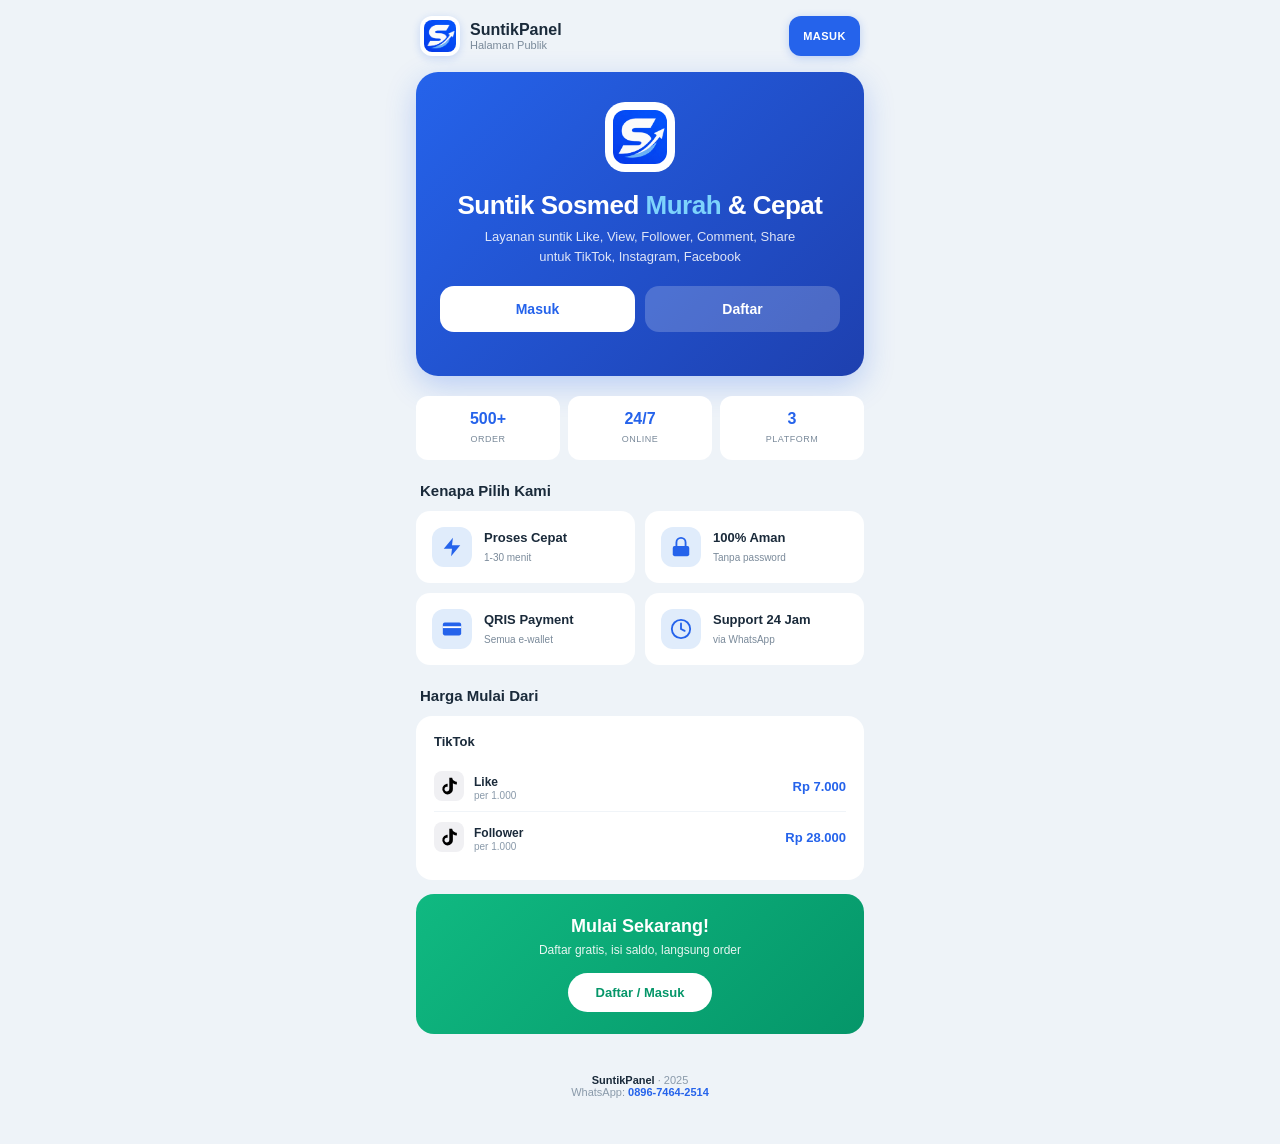
<file: public/landing.html>
<!DOCTYPE html>
<html lang="id">
<head>
<meta charset="UTF-8">
<meta name="viewport" content="width=device-width, initial-scale=1.0">
<title>SuntikPanel - Suntik Sosmed Murah & Cepat</title>
<link rel="stylesheet" href="style.css">
<style>
body { background: #eef3f8; }
.landing-hero { background: linear-gradient(135deg, #2563eb 0%, #1e40af 100%); border-radius: 22px; padding: 30px 24px; color: #fff; text-align: center; margin-bottom: 20px; box-shadow: 0 10px 30px rgba(37,99,235,.25); }
.landing-hero .logo-big { width: 70px; height: 70px; background: #fff; border-radius: 20px; margin: 0 auto 14px; object-fit: contain; padding: 8px; }
.landing-hero h1 { font-size: 26px; font-weight: 800; margin-bottom: 6px; letter-spacing: -.5px; }
.landing-hero h1 span { color: #7dd3fc; }
.landing-hero p { font-size: 13px; opacity: .85; margin-bottom: 20px; line-height: 1.5; }
.cta-row { display: flex; gap: 10px; margin-bottom: 14px; }
.btn-cta { flex: 1; padding: 15px; border-radius: 14px; text-decoration: none; font-weight: 800; font-size: 14px; text-align: center; }
.btn-cta-primary { background: #fff; color: #2563eb; }
.btn-cta-secondary { background: rgba(255,255,255,.2); color: #fff; }
.section-h { font-size: 15px; font-weight: 800; margin: 22px 4px 12px; color: #1a2a3a; }
.fitur-4 { display: grid; grid-template-columns: 1fr 1fr; gap: 10px; margin-bottom: 14px; }
.fitur-item { background: #fff; border-radius: 14px; padding: 16px; display: flex; gap: 12px; align-items: center; }
.fitur-item .fi-icon { width: 40px; height: 40px; background: #e0ecfb; border-radius: 12px; display: flex; align-items: center; justify-content: center; flex-shrink: 0; }
.fitur-item .fi-icon svg { width: 22px; height: 22px; }
.fitur-item b { display: block; font-size: 13px; font-weight: 800; color: #1a2a3a; margin-bottom: 2px; }
.fitur-item small { font-size: 10px; color: #7a8a9a; }
.preview-harga { background: #fff; border-radius: 16px; padding: 18px; margin-bottom: 14px; }
.preview-harga h4 { font-size: 13px; font-weight: 800; margin-bottom: 12px; color: #1a2a3a; }
.preview-row { display: flex; justify-content: space-between; align-items: center; padding: 10px 0; border-bottom: 1px solid #f0f4f8; }
.preview-row:last-child { border-bottom: none; }
.preview-row .left { display: flex; align-items: center; gap: 10px; }
.preview-row .left b { font-size: 12px; font-weight: 700; color: #1a2a3a; }
.preview-row .left small { display: block; font-size: 10px; color: #8a9aaa; }
.preview-row .right { font-size: 13px; font-weight: 800; color: #2563eb; }
.p-icon-sm { width: 30px; height: 30px; border-radius: 8px; display: flex; align-items: center; justify-content: center; padding: 5px; }
.p-icon-sm svg { width: 100%; height: 100%; }
.trust-row { display: grid; grid-template-columns: 1fr 1fr 1fr; gap: 8px; margin-bottom: 16px; }
.trust-item { background: #fff; border-radius: 12px; padding: 14px 8px; text-align: center; }
.trust-item b { display: block; font-size: 16px; font-weight: 800; color: #2563eb; }
.trust-item small { font-size: 9px; color: #7a8a9a; letter-spacing: .5px; }
.cta-bottom { background: linear-gradient(135deg, #10b981 0%, #059669 100%); border-radius: 18px; padding: 22px; text-align: center; color: #fff; margin-bottom: 16px; }
.cta-bottom h3 { font-size: 18px; font-weight: 800; margin-bottom: 6px; }
.cta-bottom p { font-size: 12px; opacity: .9; margin-bottom: 16px; }
.cta-bottom a { display: inline-block; background: #fff; color: #059669; padding: 12px 28px; border-radius: 24px; text-decoration: none; font-weight: 800; font-size: 13px; }
</style>
</head>
<body>

<div class="top-header">
  <div class="brand">
    <img src="logo.png" class="logo-img" alt="Logo" onerror="this.style.display='none'">
    <div class="brand-text">
      <h1>SuntikPanel</h1>
      <small>Halaman Publik</small>
    </div>
  </div>
  <div class="header-actions">
    <a href="/login.html" class="btn-menu">MASUK</a>
  </div>
</div>

<div class="landing-hero">
  <img src="logo.png" class="logo-big" alt="SuntikPanel" onerror="this.style.display='none'">
  <h1>Suntik Sosmed <span>Murah</span> & Cepat</h1>
  <p>Layanan suntik Like, View, Follower, Comment, Share<br>untuk TikTok, Instagram, Facebook</p>
  <div class="cta-row">
    <a href="/login.html" class="btn-cta btn-cta-primary">Masuk</a>
    <a href="/login.html#register" class="btn-cta btn-cta-secondary">Daftar</a>
  </div>
</div>

<div class="trust-row">
  <div class="trust-item"><b>500+</b><small>ORDER</small></div>
  <div class="trust-item"><b>24/7</b><small>ONLINE</small></div>
  <div class="trust-item"><b>3</b><small>PLATFORM</small></div>
</div>

<div class="section-h">Kenapa Pilih Kami</div>

<div class="fitur-4">
  <div class="fitur-item"><div class="fi-icon"><svg viewBox="0 0 24 24"><polygon points="13 2 3 14 12 14 11 22 21 10 12 10 13 2" fill="#2563eb"/></svg></div><div><b>Proses Cepat</b><small>1-30 menit</small></div></div>
  <div class="fitur-item"><div class="fi-icon"><svg viewBox="0 0 24 24"><rect x="3" y="11" width="18" height="11" rx="2" fill="#2563eb"/><path d="M7 11V7a5 5 0 0 1 10 0v4" stroke="#2563eb" stroke-width="2" fill="none"/></svg></div><div><b>100% Aman</b><small>Tanpa password</small></div></div>
  <div class="fitur-item"><div class="fi-icon"><svg viewBox="0 0 24 24"><rect x="2" y="5" width="20" height="14" rx="2" fill="#2563eb"/><line x1="2" y1="10" x2="22" y2="10" stroke="#fff" stroke-width="2"/></svg></div><div><b>QRIS Payment</b><small>Semua e-wallet</small></div></div>
  <div class="fitur-item"><div class="fi-icon"><svg viewBox="0 0 24 24"><circle cx="12" cy="12" r="10" fill="none" stroke="#2563eb" stroke-width="2"/><path d="M12 6v6l4 2" stroke="#2563eb" stroke-width="2" fill="none" stroke-linecap="round"/></svg></div><div><b>Support 24 Jam</b><small>via WhatsApp</small></div></div>
</div>

<div class="section-h">Harga Mulai Dari</div>

<div class="preview-harga">
  <h4>TikTok</h4>
  <div class="preview-row">
    <div class="left"><div class="p-icon-sm" style="background:#f0f0f3"><svg viewBox="0 0 24 24"><path d="M19.59 6.69a4.83 4.83 0 0 1-3.77-4.25V2h-3.45v13.67a2.89 2.89 0 0 1-5.2 1.74 2.89 2.89 0 0 1 2.31-4.64 2.93 2.93 0 0 1 .88.13V9.4a6.84 6.84 0 0 0-1-.05A6.33 6.33 0 0 0 5.8 20.1a6.34 6.34 0 0 0 10.86-4.43V8.69a8.16 8.16 0 0 0 4.77 1.52v-3.4a4.85 4.85 0 0 1-1.84-.12z" fill="#000"/></svg></div><div><b>Like</b><small>per 1.000</small></div></div>
    <div class="right">Rp 7.000</div>
  </div>
  <div class="preview-row">
    <div class="left"><div class="p-icon-sm" style="background:#f0f0f3"><svg viewBox="0 0 24 24"><path d="M19.59 6.69a4.83 4.83 0 0 1-3.77-4.25V2h-3.45v13.67a2.89 2.89 0 0 1-5.2 1.74 2.89 2.89 0 0 1 2.31-4.64 2.93 2.93 0 0 1 .88.13V9.4a6.84 6.84 0 0 0-1-.05A6.33 6.33 0 0 0 5.8 20.1a6.34 6.34 0 0 0 10.86-4.43V8.69a8.16 8.16 0 0 0 4.77 1.52v-3.4a4.85 4.85 0 0 1-1.84-.12z" fill="#000"/></svg></div><div><b>Follower</b><small>per 1.000</small></div></div>
    <div class="right">Rp 28.000</div>
  </div>
</div>

<div class="cta-bottom">
  <h3>Mulai Sekarang!</h3>
  <p>Daftar gratis, isi saldo, langsung order</p>
  <a href="/login.html">Daftar / Masuk</a>
</div>

<div class="footer">
  <p><b>SuntikPanel</b> &middot; 2025</p>
  <p>WhatsApp: <a href="https://wa.me/6289674642514">0896-7464-2514</a></p>
</div>

</body>
</html>
</file>
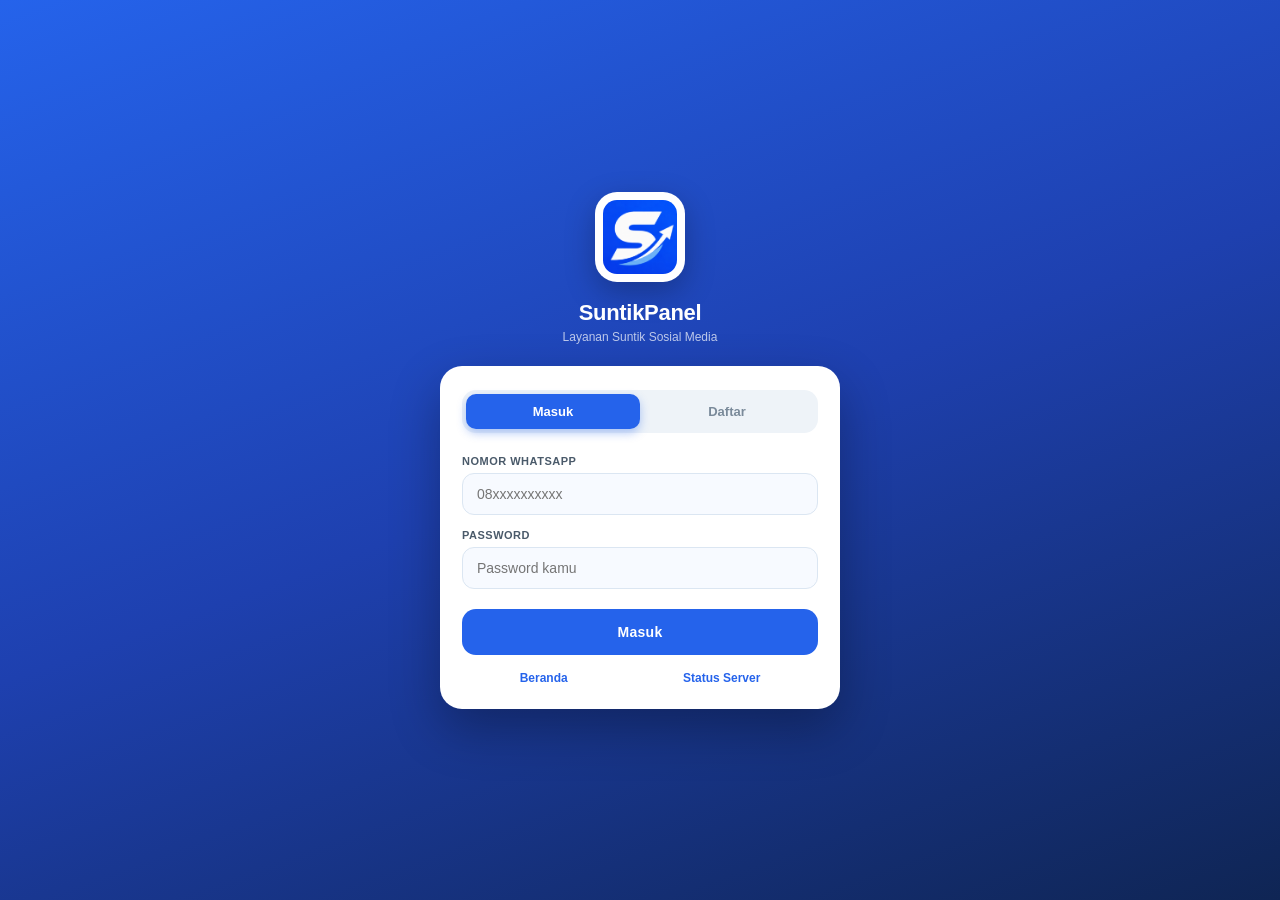
<file: public/login.html>
<!DOCTYPE html>
<html lang="id">
<head>
<meta charset="UTF-8">
<meta name="viewport" content="width=device-width, initial-scale=1.0">
<title>Masuk - SuntikPanel</title>
<style>
* { margin:0; padding:0; box-sizing:border-box; font-family:-apple-system,'Segoe UI',Roboto,sans-serif; }
body {
  background: linear-gradient(160deg, #2563eb 0%, #1e40af 50%, #0f2554 100%);
  min-height: 100vh; display: flex; align-items: center; justify-content: center; padding: 20px;
}
.login-wrap { width: 100%; max-width: 400px; }
.login-logo { text-align: center; margin-bottom: 22px; }
.login-logo img {
  width: 90px; height: 90px; border-radius: 22px;
  background: #fff; padding: 8px;
  box-shadow: 0 10px 30px rgba(0,0,0,.25);
}
.login-logo h1 {
  color: #fff; font-size: 22px; font-weight: 800;
  margin-top: 14px; letter-spacing: -.3px;
}
.login-logo p { color: rgba(255,255,255,.7); font-size: 12px; margin-top: 4px; }
.login-card {
  background: #fff; border-radius: 22px; padding: 24px 22px;
  box-shadow: 0 20px 50px rgba(0,0,0,.3);
}
.tab-row {
  display: flex; background: #eef3f8; border-radius: 14px;
  padding: 4px; margin-bottom: 22px;
}
.tab {
  flex: 1; text-align: center; padding: 10px;
  font-size: 13px; font-weight: 800; color: #7a8a9a;
  border-radius: 10px; cursor: pointer; transition: all .2s;
}
.tab.active {
  background: #2563eb; color: #fff;
  box-shadow: 0 4px 10px rgba(37,99,235,.35);
}
.tab-content { display: none; }
.tab-content.active { display: block; }
.form-row { margin-bottom: 14px; }
.form-row label {
  display: block; font-size: 11px; color: #4a5a6a;
  font-weight: 700; text-transform: uppercase;
  letter-spacing: .5px; margin-bottom: 6px;
}
.form-row input {
  width: 100%; padding: 12px 14px; border-radius: 12px;
  border: 1.5px solid #dbe6f2; background: #f7faff;
  color: #1a2a3a; font-size: 14px;
}
.form-row input:focus { outline: none; border-color: #2563eb; background: #fff; }
.btn-login {
  width: 100%; padding: 15px; background: #2563eb; color: #fff;
  border: none; border-radius: 14px; font-weight: 800;
  font-size: 14px; cursor: pointer; margin-top: 6px; letter-spacing: .3px;
}
.btn-login:hover { background: #1e40af; }
.btn-login:disabled { opacity: .6; cursor: not-allowed; }
.msg {
  font-size: 12px; padding: 10px 14px; border-radius: 10px;
  margin-bottom: 14px; display: none;
}
.msg.error { background: #fee2e2; color: #991b1b; display: block; }
.msg.success { background: #d1fae5; color: #065f46; display: block; }
.bottom-links {
  text-align: center; margin-top: 16px;
  font-size: 12px; color: #7a8a9a;
  display: flex; justify-content: space-around;
}
.bottom-links a { color: #2563eb; font-weight: 700; text-decoration: none; }
</style>
</head>
<body>

<div class="login-wrap">
  <div class="login-logo">
    <img src="logo.png" alt="Logo" onerror="this.style.display='none'">
    <h1>SuntikPanel</h1>
    <p>Layanan Suntik Sosial Media</p>
  </div>

  <div class="login-card">
    <div class="tab-row">
      <div class="tab active" onclick="switchTab('login')">Masuk</div>
      <div class="tab" onclick="switchTab('register')">Daftar</div>
    </div>

    <div id="msg" class="msg"></div>

    <div id="tab-login" class="tab-content active">
      <div class="form-row">
        <label>Nomor WhatsApp</label>
        <input type="tel" id="login-wa" placeholder="08xxxxxxxxxx">
      </div>
      <div class="form-row">
        <label>Password</label>
        <input type="password" id="login-pw" placeholder="Password kamu">
      </div>
      <button class="btn-login" id="btnLogin" onclick="doLogin()">Masuk</button>
    </div>

    <div id="tab-register" class="tab-content">
      <div class="form-row">
        <label>Nama</label>
        <input type="text" id="reg-nama" placeholder="Nama kamu">
      </div>
      <div class="form-row">
        <label>Nomor WhatsApp</label>
        <input type="tel" id="reg-wa" placeholder="08xxxxxxxxxx">
      </div>
      <div class="form-row">
        <label>Password</label>
        <input type="password" id="reg-pw" placeholder="Minimal 4 karakter">
      </div>
      <button class="btn-login" id="btnRegister" onclick="doRegister()">Daftar</button>
    </div>

    <div class="bottom-links">
      <a href="/landing.html">Beranda</a>
      <a href="/status.html">Status Server</a>
    </div>
  </div>
</div>

<script>
function switchTab(tab) {
  document.querySelectorAll('.tab').forEach(t => t.classList.remove('active'));
  document.querySelectorAll('.tab-content').forEach(c => c.classList.remove('active'));
  if (tab === 'login') {
    document.querySelectorAll('.tab')[0].classList.add('active');
    document.getElementById('tab-login').classList.add('active');
  } else {
    document.querySelectorAll('.tab')[1].classList.add('active');
    document.getElementById('tab-register').classList.add('active');
  }
  hideMsg();
}
function showMsg(text, type) {
  const m = document.getElementById('msg');
  m.textContent = text; m.className = 'msg ' + type;
}
function hideMsg() { document.getElementById('msg').className = 'msg'; }

async function doLogin() {
  hideMsg();
  const wa = document.getElementById('login-wa').value.trim();
  const pw = document.getElementById('login-pw').value;
  if (!wa || !pw) { showMsg('Isi nomor WhatsApp dan password', 'error'); return; }
  const btn = document.getElementById('btnLogin');
  btn.textContent = 'Memproses...'; btn.disabled = true;
  try {
    const res = await fetch('/api/login', {
      method: 'POST', headers: { 'Content-Type': 'application/json' },
      body: JSON.stringify({ whatsapp: wa, password: pw })
    });
    const data = await res.json();
    if (!data.success) throw new Error(data.message);
    localStorage.setItem('user', JSON.stringify(data.user));
    showMsg('Login berhasil, mengalihkan...', 'success');
    setTimeout(() => location.href = '/', 800);
  } catch (err) {
    showMsg(err.message, 'error');
    btn.textContent = 'Masuk'; btn.disabled = false;
  }
}

async function doRegister() {
  hideMsg();
  const nama = document.getElementById('reg-nama').value.trim();
  const wa = document.getElementById('reg-wa').value.trim();
  const pw = document.getElementById('reg-pw').value;
  if (!nama || !wa || !pw) { showMsg('Isi semua data', 'error'); return; }
  const btn = document.getElementById('btnRegister');
  btn.textContent = 'Memproses...'; btn.disabled = true;
  try {
    const res = await fetch('/api/register', {
      method: 'POST', headers: { 'Content-Type': 'application/json' },
      body: JSON.stringify({ nama, whatsapp: wa, password: pw })
    });
    const data = await res.json();
    if (!data.success) throw new Error(data.message);
    localStorage.setItem('user', JSON.stringify(data.user));
    showMsg('Registrasi berhasil, mengalihkan...', 'success');
    setTimeout(() => location.href = '/', 800);
  } catch (err) {
    showMsg(err.message, 'error');
    btn.textContent = 'Daftar'; btn.disabled = false;
  }
}

// Cek hash #register
if (location.hash === '#register') switchTab('register');
</script>
</body>
</html>
</file>
<file: public/style.css>
* { margin:0; padding:0; box-sizing:border-box; font-family:-apple-system,'Segoe UI',Roboto,sans-serif; }

body {
  background: #eef3f8;
  color: #1a2a3a;
  min-height: 100vh;
  padding: 16px 16px 30px;
  max-width: 480px;
  margin: 0 auto;
  overflow-x: hidden;
  transition: background .3s, color .3s;
}

/* ============ DARK MODE ============ */
body.dark-mode { background: #0f1420; color: #e8eef7; }
body.dark-mode .top-header .brand-text small { color: #7a8aa0; }
body.dark-mode .btn-saldo { background: #3b82f6; }
body.dark-mode .btn-menu { background: #3b82f6; color: #fff; }
body.dark-mode .hero { background: linear-gradient(135deg,#1e3a8a 0%,#1e293b 100%); }
body.dark-mode .section-title span { color: #7a8aa0; }
body.dark-mode .platform-card { background: #1a2332; box-shadow: 0 2px 8px rgba(0,0,0,.3); }
body.dark-mode .pc-info b { color: #e8eef7; }
body.dark-mode .price-tag { background: #1e3a8a; color: #93c5fd; }
body.dark-mode .fitur-card { background: #1a2332; }
body.dark-mode .fitur-card b { color: #e8eef7; }
body.dark-mode .fitur-card small { color: #7a8aa0; }
body.dark-mode .form-card { background: #1a2332; box-shadow: 0 2px 12px rgba(0,0,0,.3); }
body.dark-mode .form-row label { color: #93a5bb; }
body.dark-mode .form-row input,
body.dark-mode .form-row select,
body.dark-mode .form-row textarea {
  background: #0f1420; border-color: #2a3548; color: #e8eef7;
}
body.dark-mode .form-row input:focus,
body.dark-mode .form-row select:focus { border-color: #3b82f6; }
body.dark-mode .harga-card {
  background: linear-gradient(135deg,#1e293b 0%,#172033 100%);
  border-color: #3b82f6;
}
body.dark-mode .hc-row span { color: #93a5bb; }
body.dark-mode .hc-row b { color: #93c5fd; }
body.dark-mode .total-preview {
  background: linear-gradient(135deg,#0f2f24 0%,#0a2018 100%);
  border-color: #059669;
}
body.dark-mode .tp-row span { color: #93a5bb; }
body.dark-mode .tp-row.small { border-top-color: #059669; }
body.dark-mode .tp-row.small b { color: #93a5bb; }
body.dark-mode .btn-secondary { background: #1a2332; border-color: #2a3548; color: #93c5fd; }
body.dark-mode .footer { color: #6a7a90; }
body.dark-mode .footer b { color: #e8eef7; }
body.dark-mode .total-card { background: #1a2332; }
body.dark-mode .order-id-row { background: #0f1420; color: #7a8aa0; }
body.dark-mode .order-id-row b { color: #e8eef7; }
body.dark-mode .qr-card { background: #1a2332; }
body.dark-mode .qr-info { color: #93a5bb; }
body.dark-mode .qr-wrap { background: #0f1420; }
body.dark-mode .steps-card { background: #1a2332; }
body.dark-mode .steps-card h4 { color: #e8eef7; }
body.dark-mode .step-text { color: #93a5bb; }
body.dark-mode .waiting-card { background: #2a2210; border-color: #a07a1a; }
body.dark-mode .waiting-text b { color: #fbbf24; }
body.dark-mode .waiting-text small { color: #d4a850; }
body.dark-mode .dropdown-menu { background: #1a2332; }
body.dark-mode .dropdown-item { color: #e8eef7; }
body.dark-mode .dropdown-item:hover { background: #2a3548; }
body.dark-mode .menu-page a { background: #1a2332; color: #e8eef7; }
body.dark-mode .stat-box, body.dark-mode .chart-card, body.dark-mode .form-tiket,
body.dark-mode .tiket-item, body.dark-mode .order-item, body.dark-mode .saldo-hero + *,
body.dark-mode .paket-card, body.dark-mode .status-box, body.dark-mode .service-list,
body.dark-mode .preview-harga, body.dark-mode .fitur-item { background: #1a2332; }
body.dark-mode .stat-box b, body.dark-mode .chart-card h4, body.dark-mode .form-tiket h4,
body.dark-mode .ti-subjek, body.dark-mode .oi-head b, body.dark-mode .service-item b,
body.dark-mode .preview-row .left b, body.dark-mode .fitur-item b { color: #e8eef7; }
body.dark-mode .service-item { border-bottom-color: #2a3548; }
body.dark-mode .oi-head { border-bottom-color: #2a3548; }
body.dark-mode .oi-row { color: #93a5bb; }
body.dark-mode .oi-row b { color: #e8eef7; }
body.dark-mode .chat-bubble.admin { background: #1a2332; color: #e8eef7; }
body.dark-mode .detail-content { background: #0f1420; }
body.dark-mode .dc-close { background: #1a2332; color: #e8eef7; }
body.dark-mode .reply-form input { background: #1a2332; border-color: #2a3548; color: #e8eef7; }
body.dark-mode .paket-card { border-color: #2a3548; }
body.dark-mode .paket-card:hover { background: #2a3548; }
body.dark-mode .custom-row input { background: #1a2332; border-color: #2a3548; color: #e8eef7; }
body.dark-mode .trust-item { background: #1a2332; }
body.dark-mode .trust-item b { color: #93c5fd; }

/* ============ HEADER ============ */
.top-header { display:flex; justify-content:space-between; align-items:center; margin-bottom:16px; padding:0 4px; gap: 10px; }
.top-header .brand { display:flex; align-items:center; gap:10px; flex: 1; min-width: 0; }
.top-header .brand .logo,
.top-header .brand .logo-img {
  width: 40px; height: 40px;
  background: #fff; border-radius: 12px;
  display: flex; align-items: center; justify-content: center;
  color: #2563eb; font-weight: 800; font-size: 18px;
  object-fit: contain; padding: 4px;
  box-shadow: 0 2px 8px rgba(37,99,235,.2);
  flex-shrink: 0;
}
.top-header .brand-text { min-width: 0; flex: 1; }
.top-header .brand-text h1 { font-size:16px; font-weight:700; white-space: nowrap; overflow: hidden; text-overflow: ellipsis; }
.top-header .brand-text small { display:block; font-size:11px; color:#7a8a9a; white-space: nowrap; overflow: hidden; text-overflow: ellipsis; }

.header-actions { display: flex; align-items: center; gap: 8px; flex-shrink: 0; }

.btn-saldo {
  background: #2563eb; color: #fff;
  padding: 9px 14px; border-radius: 20px;
  text-decoration: none; font-size: 12px; font-weight: 800;
  white-space: nowrap;
}
.btn-saldo:hover { background: #1e40af; }

.btn-menu {
  height: 40px;
  padding: 0 14px;
  background: #2563eb;
  color: #ffffff;
  border: none;
  border-radius: 12px;
  display: flex;
  align-items: center;
  justify-content: center;
  cursor: pointer;
  box-shadow: 0 2px 8px rgba(37,99,235,.25);
  flex-shrink: 0;
  font-size: 11px;
  font-weight: 800;
  letter-spacing: .5px;
  font-family: inherit;
  text-decoration: none;
}
.btn-menu:hover { background: #1e40af; }
.btn-menu:active { transform: scale(.95); }

.btn-theme {
  width: 40px; height: 40px;
  background: #fff;
  color: #2563eb;
  border: none; border-radius: 12px;
  display: flex; align-items: center; justify-content: center;
  cursor: pointer;
  box-shadow: 0 2px 8px rgba(30,60,120,.08);
  flex-shrink: 0;
  font-size: 18px;
}
body.dark-mode .btn-theme { background: #2a3548; color: #fbbf24; }

/* HERO */
.hero {
  background:linear-gradient(135deg,#2563eb 0%,#1e40af 100%);
  border-radius:22px; padding:24px 22px; color:#fff;
  margin-bottom:22px; box-shadow:0 10px 30px rgba(37,99,235,.25);
}
.hero-badge {
  display:inline-block; background:rgba(255,255,255,.2);
  padding:4px 12px; border-radius:20px; font-size:10px;
  font-weight:700; letter-spacing:1px; margin-bottom:12px;
}
.hero h2 { font-size:24px; font-weight:800; line-height:1.25; margin-bottom:8px; letter-spacing:-.3px; }
.hero h2 span { color:#7dd3fc; }
.hero p { font-size:12px; opacity:.85; margin-bottom:18px; line-height:1.5; }
.hero-stats {
  display:grid; grid-template-columns:repeat(3,1fr); gap:8px;
  padding-top:16px; border-top:1px solid rgba(255,255,255,.15);
}
.hero-stat { text-align:center; }
.hero-stat b { display:block; font-size:20px; font-weight:800; }
.hero-stat small { font-size:9px; letter-spacing:1px; opacity:.75; }

.section-title { display:flex; justify-content:space-between; align-items:baseline; margin:22px 4px 12px; }
.section-title h3 { font-size:15px; font-weight:800; }
.section-title span { font-size:11px; color:#7a8a9a; font-weight:600; }

/* PLATFORM */
.platform-list { display:flex; flex-direction:column; gap:10px; }
.platform-card {
  background:#fff; border-radius:16px; padding:16px;
  display:flex; align-items:center; gap:14px; cursor:pointer;
  transition:transform .15s, box-shadow .15s;
  box-shadow:0 2px 8px rgba(30,60,120,.06);
}
.platform-card:active { transform:scale(.98); }
.platform-card:hover { box-shadow:0 6px 18px rgba(30,60,120,.12); }

.pc-icon {
  width: 52px; height: 52px; border-radius: 14px;
  display: flex; align-items: center; justify-content: center;
  flex-shrink: 0; padding: 10px;
}
.pc-icon svg { width: 100%; height: 100%; display: block; }

.p-tiktok    .pc-icon { background: #f0f0f3; }
.p-instagram .pc-icon { background: #fff; border: 1px solid #f0e0e8; }
.p-facebook  .pc-icon { background: #e8f0fd; }

.pc-info { flex:1; min-width: 0; }
.pc-info b { display:block; font-size:14px; font-weight:800; margin-bottom:4px; }
.price-tag {
  display: inline-block;
  background: #e0ecfb;
  color: #2563eb;
  padding: 3px 8px;
  border-radius: 8px;
  font-size: 10px;
  font-weight: 800;
  margin-top: 2px;
  margin-right: 4px;
}
.pc-arrow { font-size:22px; color:#b0bcc8; font-weight:700; }

/* FITUR */
.fitur-grid { display:grid; grid-template-columns:repeat(4,1fr); gap:8px; }
.fitur-card { background:#fff; border-radius:14px; padding:16px 8px; text-align:center; }
.fitur-card .fc-icon {
  width: 36px; height: 36px; margin: 0 auto 8px;
  background: #e0ecfb; border-radius: 10px;
  display: flex; align-items: center; justify-content: center;
}
.fitur-card .fc-icon svg { width: 20px; height: 20px; }
.fitur-card b { display:block; font-size:11px; font-weight:800; margin-bottom:2px; }
.fitur-card small { font-size:9px; color:#7a8a9a; }

/* FORM */
.form-card { background:#fff; border-radius:18px; padding:20px; box-shadow:0 2px 12px rgba(30,60,120,.06); }
.form-row { margin-bottom:14px; }
.form-row label {
  display:block; font-size:11px; color:#4a5a6a; font-weight:700;
  text-transform:uppercase; letter-spacing:.5px; margin-bottom:6px;
}
.form-row input, .form-row select, .form-row textarea {
  width:100%; padding:12px 14px; border-radius:12px;
  border:1.5px solid #dbe6f2; background:#f7faff;
  color:#1a2a3a; font-size:14px; transition:all .2s;
  font-family: inherit;
}
.form-row textarea { resize: vertical; min-height: 80px; }
.form-row input:focus, .form-row select:focus, .form-row textarea:focus {
  outline:none; border-color:#2563eb; background:#fff;
}

.btn-primary {
  width:100%; padding:15px; background:#2563eb; color:#fff;
  border:none; border-radius:14px; font-weight:800; font-size:14px;
  cursor:pointer; margin-top:6px; letter-spacing:.3px; transition:background .2s;
}
.btn-primary:hover { background:#1e40af; }
.btn-primary:disabled { opacity:.6; cursor:not-allowed; }

.hidden { display:none !important; }

/* KARTU HARGA */
.harga-card {
  background: linear-gradient(135deg, #eff6ff 0%, #dbeafe 100%);
  border: 1.5px solid #93c5fd;
  border-radius: 14px;
  padding: 16px;
  margin-bottom: 14px;
  position: relative;
}
.harga-card::before {
  content: "INFO HARGA";
  position: absolute;
  top: -8px; left: 14px;
  background: #2563eb; color: #fff;
  font-size: 9px; font-weight: 800;
  letter-spacing: .8px;
  padding: 2px 8px; border-radius: 6px;
}
.hc-row {
  display: flex; justify-content: space-between; align-items: center;
  font-size: 12px; padding: 5px 0;
}
.hc-row span { color: #6a7a8a; font-weight: 600; }
.hc-row b { color: #2563eb; font-weight: 800; font-size: 13px; }
.hc-row.big b { font-size: 18px; }

.total-preview {
  background: linear-gradient(135deg, #ecfdf5 0%, #d1fae5 100%);
  border: 1.5px solid #6ee7b7;
  border-radius: 14px;
  padding: 16px;
  margin-bottom: 14px;
  position: relative;
}
.total-preview::before {
  content: "RINGKASAN";
  position: absolute;
  top: -8px; left: 14px;
  background: #10b981; color: #fff;
  font-size: 9px; font-weight: 800;
  letter-spacing: .8px;
  padding: 2px 8px; border-radius: 6px;
}
.tp-row {
  display: flex; justify-content: space-between; align-items: center;
  font-size: 13px; padding: 3px 0;
}
.tp-row span { color: #4a5a6a; font-weight: 600; }
.tp-row b { color: #10b981; font-weight: 800; font-size: 16px; }
.tp-row.small {
  font-size: 11px;
  padding-top: 8px;
  border-top: 1px dashed #6ee7b7;
  margin-top: 6px;
}
.tp-row.small span { font-size: 11px; }
.tp-row.small b { color: #6a7a8a; font-size: 12px; font-weight: 700; }

/* PAY */
.pay-header {
  background:linear-gradient(135deg,#2563eb 0%,#1e40af 100%);
  border-radius:22px; padding:24px; text-align:center;
  color:#fff; margin-bottom:16px;
}
.pay-icon { margin-bottom:8px; }
.pay-header h3 { font-size:18px; font-weight:800; margin-bottom:4px; }
.pay-header p { font-size:12px; opacity:.85; }

.total-card {
  background:#fff; border-radius:18px;
  padding:20px; margin-bottom:12px; text-align:center;
  overflow: hidden;
}
.total-card small { font-size:10px; color:#7a8a9a; font-weight:700; letter-spacing:1px; }
.total-amount {
  font-size:32px; font-weight:800; color:#2563eb;
  margin:6px 0 16px; letter-spacing:-.5px;
  word-break: break-all;
}
.order-id-row {
  display:flex; align-items:center; justify-content:center; gap:8px;
  font-size:11px; color:#7a8a9a; background:#f7faff;
  padding:10px; border-radius:12px;
  flex-wrap: wrap;
  word-break: break-all;
}
.order-id-row b { color:#1a2a3a; font-weight:800; font-size:11px; }
.copy-btn {
  background:#2563eb; color:#fff; border:none;
  padding:4px 10px; border-radius:20px; font-size:10px;
  font-weight:700; cursor:pointer;
  flex-shrink: 0;
}

/* QR */
.qr-card {
  background:#fff; border-radius:18px;
  padding:20px; margin-bottom:12px;
  overflow: hidden;
}
.qr-info {
  font-size:12px; color:#4a5a6a; line-height:1.6;
  margin-bottom:14px; text-align:center;
  word-wrap: break-word;
}
.qr-wrap {
  background:#f7faff;
  padding:14px;
  border-radius:16px;
  text-align:center;
  max-width:260px;
  width: 100%;
  margin: 0 auto;
  cursor:pointer;
  overflow: hidden;
}
.qr-wrap img {
  width: 100%;
  max-width: 100%;
  height: auto;
  display: block;
  border-radius: 8px;
  object-fit: contain;
}
.qr-hint {
  text-align:center; font-size:10px; color:#9aa8b6;
  margin-top:10px; font-weight:600;
}

/* STEP */
.steps-card {
  background:#fff; border-radius:18px;
  padding:20px; margin-bottom:14px;
  overflow: hidden;
}
.steps-card h4 { font-size:13px; font-weight:800; margin-bottom:14px; color:#1a2a3a; }
.step { display:flex; gap:12px; align-items:flex-start; margin-bottom:12px; }
.step:last-child { margin-bottom:0; }
.step-num {
  width:26px; height:26px; border-radius:50%;
  background:#e0ecfb; color:#2563eb;
  display:flex; align-items:center; justify-content:center;
  font-size:11px; font-weight:800;
  flex-shrink: 0;
}
.step-text {
  font-size:12px; color:#4a5a6a; line-height:1.5;
  padding-top:4px;
  flex: 1;
  word-wrap: break-word;
}

/* WAITING */
.waiting-card {
  background: #fff8e6;
  border: 1.5px solid #fcd34d;
  border-radius: 16px;
  padding: 16px;
  display: flex; gap: 12px; align-items: flex-start;
  margin-bottom: 12px;
}
.waiting-icon {
  width: 42px; height: 42px;
  background: #fef3c7; border-radius: 50%;
  display: flex; align-items: center; justify-content: center;
  flex-shrink: 0;
}
.waiting-text { flex: 1; }
.waiting-text b {
  display: block; font-size: 13px; font-weight: 800;
  color: #92400e; margin-bottom: 4px;
}
.waiting-text small { font-size: 11.5px; color: #7a5a10; line-height: 1.6; }
.waiting-text small b { display: inline; color: #d97706; font-size: 11.5px; }

/* BUTTONS */
.btn-wa {
  display:block; text-align:center; background:#10b981; color:#fff;
  padding:16px; border-radius:14px; text-decoration:none;
  font-weight:800; font-size:14px; margin-bottom:10px; letter-spacing:.3px;
}
.btn-wa:hover { background:#059669; }

.btn-secondary {
  width:100%; padding:15px; background:#fff; color:#2563eb;
  border:2px solid #e0ecfb; border-radius:14px;
  font-weight:800; font-size:13px; cursor:pointer; margin-bottom:12px;
}
.btn-secondary:hover { background:#f7faff; }

.footer {
  text-align:center; font-size:11px; color:#8a9aaa;
  margin-top:24px; padding:16px;
  word-wrap: break-word;
}
.footer b { color:#1a2a3a; font-weight:800; }
.footer a { color:#2563eb; text-decoration:none; font-weight:700; }

.modal {
  position:fixed; inset:0; background:rgba(0,0,0,.95);
  z-index:9999;
  display:flex; align-items:center; justify-content:center;
  padding:20px; cursor:zoom-out;
}
.modal img {
  width:100%; max-width:460px;
  background:#fff; padding:20px;
  border-radius:20px;
  object-fit: contain;
}

/* TOMBOL KEMBALI */
.btn-back {
  display: inline-flex;
  align-items: center;
  gap: 6px;
  padding: 10px 16px;
  background: #fff;
  color: #2563eb;
  border-radius: 12px;
  text-decoration: none;
  font-size: 12px;
  font-weight: 800;
  margin-bottom: 16px;
  box-shadow: 0 2px 8px rgba(30,60,120,.06);
}
.btn-back:hover { background: #f0f7ff; }
.btn-back:active { transform: scale(.97); }
body.dark-mode .btn-back { background: #1a2332; color: #93c5fd; }
body.dark-mode .btn-back:hover { background: #2a3548; }
</file>
